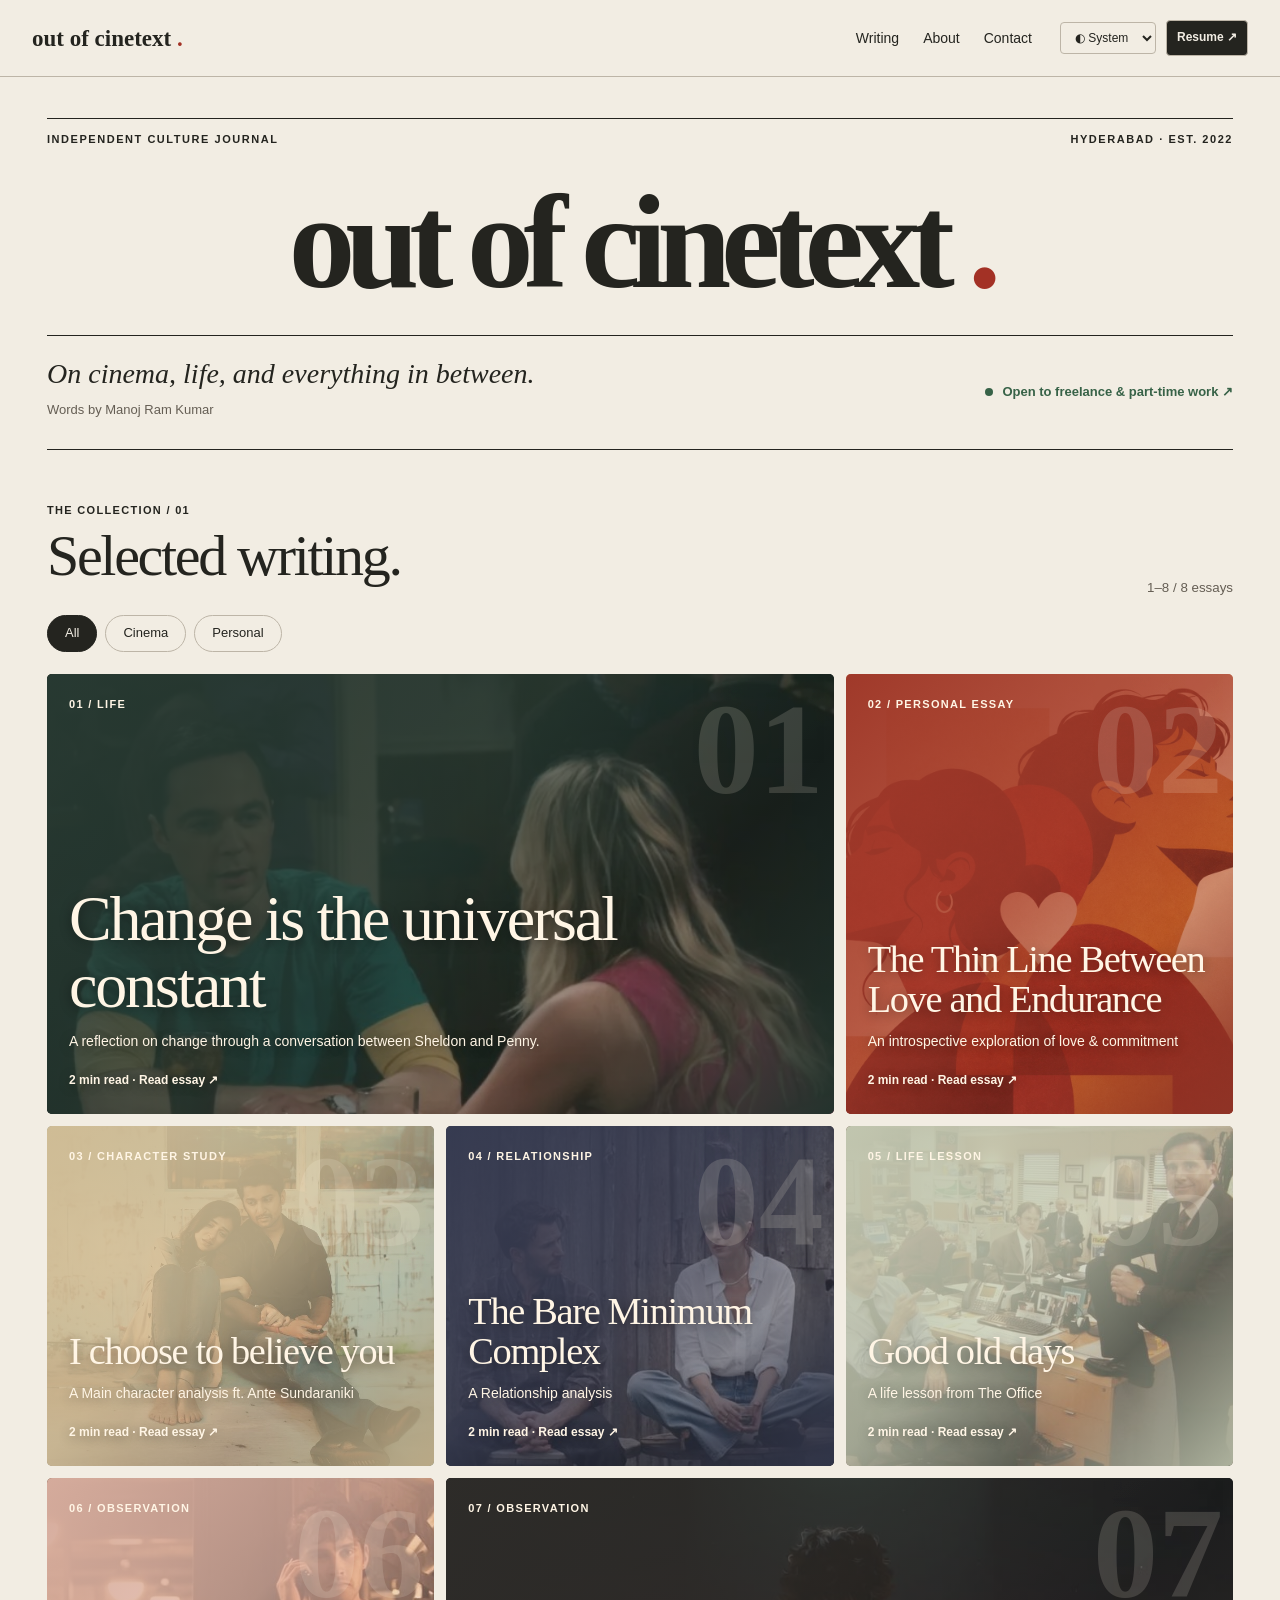
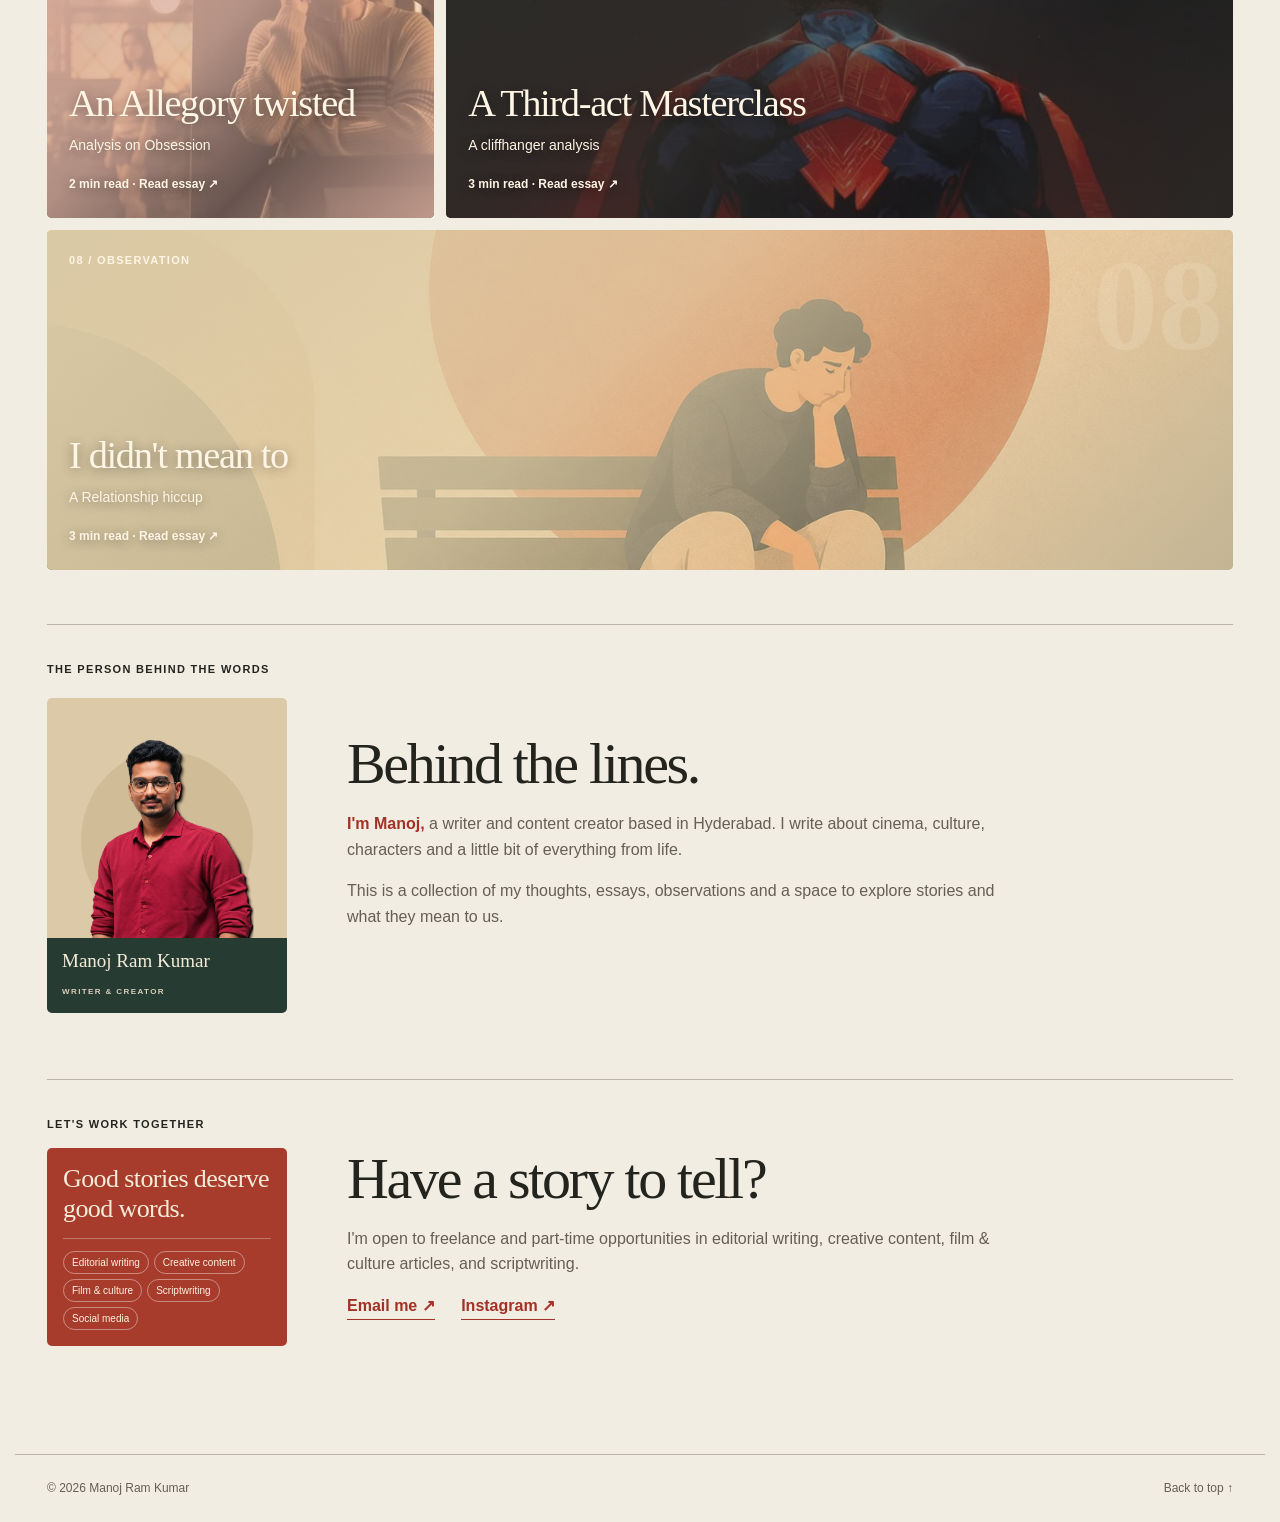
<file: index.html>
<!DOCTYPE html>
<html lang="en">
  <head>
    <meta charset="utf-8" />
    <meta name="viewport" content="width=device-width,initial-scale=1" />
    <meta name="description" content="Out of Cinetext — an independent writing portfolio by Manoj Ram Kumar." />
    <title>out of cinetext.</title>
    <script src="theme.js"></script>
    <link rel="stylesheet" href="style.css" />
    <script src="works.js" defer=""></script>
    <script src="app.js" defer=""></script>
  </head>
  <body>
    <a class="skip" href="#main">Skip to content</a>
    <header class="mast">
      <div class="navwrap">
        <a class="brand" href="index.html">
          out of cinetext
          <span>.</span>
        </a>
        <nav aria-label="Main navigation">
          <a href="index.html#writing">Writing</a>
          <a href="index.html#about">About</a>
          <a href="index.html#contact">Contact</a>
        </nav>
        <div class="tools">
          <label class="sr" for="theme">Colour theme</label>
          <select id="theme" title="Colour theme">
            <option value="system">◐ System</option>
            <option value="light">☀ Light</option>
            <option value="dark">☾ Dark</option>
          </select>
          <a class="resume" id="resume" href="resume.html">Resume ↗</a>
        </div>
      </div>
      <div
        id="progress"
        role="progressbar"
        aria-label="Reading progress"
        aria-valuemin="0"
        aria-valuemax="100"
        aria-valuenow="0"
        hidden=""
      ></div>
    </header>
    <main id="main">
      <section class="hero">
        <div class="edition">
          <span>INDEPENDENT CULTURE JOURNAL</span>
          <span>HYDERABAD · EST. 2022</span>
        </div>
        <h1>
          out of cinetext
          <span>.</span>
        </h1>
        <div class="herofoot">
          <div>
            <p class="tagline">On cinema, life, and everything in between.</p>
            <p class="byline">Words by Manoj Ram Kumar</p>
          </div>
          <a class="availability" href="#contact">
            <i></i>
            Open to freelance &amp; part-time work ↗
          </a>
        </div>
      </section>
      <section id="writing">
        <div class="sectionhead">
          <div>
            <p class="eyebrow">THE COLLECTION / 01</p>
            <h2>Selected writing.</h2>
          </div>
          <small id="count"></small>
        </div>
        <div class="filters" id="filters" aria-label="Filter by category"></div>
        <div id="works" class="works"></div>
        <div id="pagination" class="pagination" aria-label="Writing pages"></div>
        <p id="status" class="sr" aria-live="polite"></p>
        <noscript>Please enable JavaScript to view the writing collection.</noscript>
      </section>
      <section id="about" class="split">
        <div class="author-profile">
          <p class="eyebrow">THE PERSON BEHIND THE WORDS</p>

          <div class="author-card">
            <div class="author-portrait">
              <img src="images/profile.png" alt="Manoj Ram Kumar" />
            </div>

            <div class="author-nameplate">
              <h3>Manoj Ram Kumar</h3>
              <span>WRITER &amp; CREATOR</span>
            </div>
          </div>
        </div>

        <div>
          <h2>Behind the lines.</h2>
          <p><strong class="intro-name">I'm Manoj,</strong> a writer and content creator based in Hyderabad. I write about cinema, culture, characters and a little bit of everything from life.</p>
          <p>
            This is a collection of my thoughts, essays, observations and a space to explore stories and what they mean
            to us.
          </p>
        </div>
      </section>
      <section id="contact" class="split">
        <p class="eyebrow"></p>
        <div class="collab-profile">
          <p class="eyebrow">LET'S WORK TOGETHER</p>

          <div class="collab-card">
            <h3>Good stories deserve good words.</h3>

            <div class="collab-services">
              <div class="service-tags">
                <span>Editorial writing</span>
                <span>Creative content</span>
                <span>Film &amp; culture</span>
                <span>Scriptwriting</span>
                <span>Social media</span>
              </div>
            </div>
          </div>
        </div>

        <p></p>
        <div>
          <h2>Have a story to tell?</h2>
          <p>
            I'm open to freelance and part-time opportunities in editorial writing, creative content, film & culture
            articles, and scriptwriting.
          </p>
          <a id="email" class="contactlink" hidden="">Email me ↗</a>
          <a
            class="contactlink"
            href="https://www.instagram.com/out.of.cinetext/"
            target="_blank"
            rel="noopener noreferrer"
          >
            Instagram ↗
          </a>
        </div>
      </section>
    </main>
    <footer>
      <span>
        ©
        <span id="year"></span>
        Manoj Ram Kumar
      </span>
      <a href="#">Back to top ↑</a>
    </footer>
  </body>
</html>
</file>
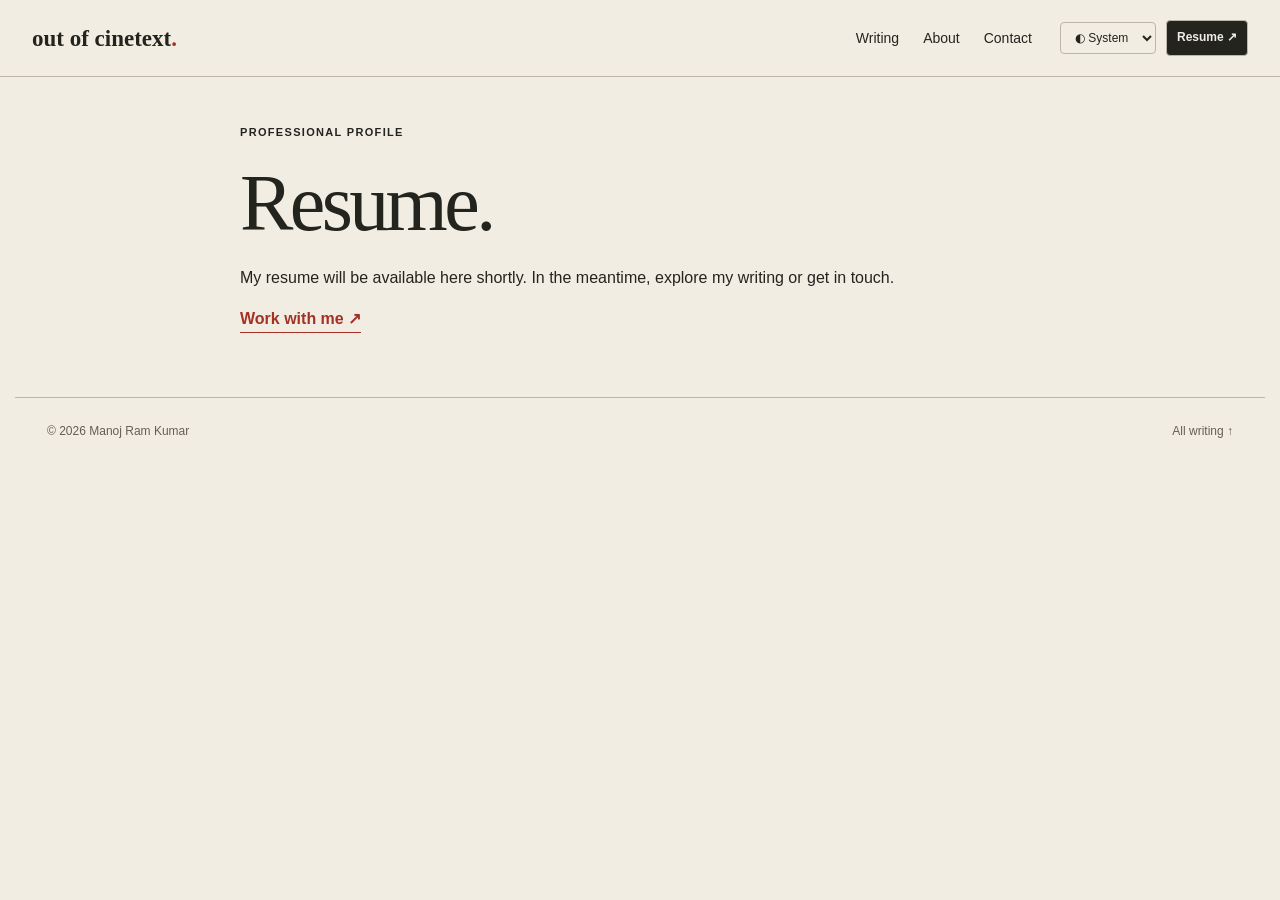
<file: resume.html>
<!doctype html><html lang="en"><head><meta charset="utf-8"><meta name="viewport" content="width=device-width,initial-scale=1"><title>Resume — out of cinetext.</title><script src="theme.js"></script><link rel="stylesheet" href="style.css"><script src="works.js" defer></script><script src="app.js" defer></script></head><body><a class="skip" href="#main">Skip to content</a><header class="mast"><div class="navwrap"><a class="brand" href="index.html">out of cinetext<span>.</span></a><nav aria-label="Main navigation"><a href="index.html#writing">Writing</a><a href="index.html#about">About</a><a href="index.html#contact">Contact</a></nav><div class="tools"><label class="sr" for="theme">Colour theme</label><select id="theme" title="Colour theme"><option value="system">◐ System</option><option value="light">☀ Light</option><option value="dark">☾ Dark</option></select><a class="resume" id="resume" href="resume.html">Resume ↗</a></div></div><div id="progress" role="progressbar" aria-label="Reading progress" aria-valuemin="0" aria-valuemax="100" aria-valuenow="0" hidden></div></header><main id="main"><section class="resume-page"><p class="eyebrow">PROFESSIONAL PROFILE</p><h1>Resume.</h1><p>My resume will be available here shortly. In the meantime, explore my writing or get in touch.</p><a class="contactlink" href="index.html#contact">Work with me ↗</a></section></main><footer><span>© <span id="year"></span> Manoj Ram Kumar</span><a href="index.html#writing">All writing ↑</a></footer></body></html>
</file>
<file: style.css>
:root{color-scheme:light;--bg:#f2ede3;--ink:#24241f;--muted:#655e54;--line:#bdb5a7;--accent:#a33125;--panel:#e7dfd0;--green:#376247;--header:76px;--serif:Georgia,'Times New Roman',serif;--sans:Arial,Helvetica,sans-serif}html[data-theme=dark]{color-scheme:dark;--bg:#191a18;--ink:#f1e8d8;--muted:#c0b8aa;--line:#57574e;--accent:#f18e76;--panel:#282a25;--green:#a8d1a9}*{box-sizing:border-box}html{scroll-behavior:smooth;scroll-padding-top:calc(var(--header) + 24px)}body{margin:0;background:var(--bg);color:var(--ink);font:16px/1.6 var(--sans);padding-top:var(--header)}a{color:inherit;text-decoration:none}button,select{font:inherit;color:inherit}button,select,a{-webkit-tap-highlight-color:transparent}button:focus-visible,a:focus-visible,select:focus-visible{outline:3px solid var(--accent);outline-offset:4px}.sr{position:absolute;width:1px;height:1px;overflow:hidden;clip-path:inset(50%)}.skip{position:fixed;top:-100px;left:12px;background:var(--bg);padding:8px;z-index:100}.skip:focus{top:8px}.mast{position:fixed;inset:0 0 auto;z-index:20;background:var(--bg);border-bottom:1px solid var(--line)}.navwrap{max-width:1320px;margin:auto;height:var(--header);padding:0 32px;display:flex;align-items:center;gap:28px}.brand{font:bold 23px/1 var(--serif);white-space:nowrap}.brand span,.hero h1 span{color:var(--accent)}nav{display:flex;gap:24px;margin-left:auto;font-size:14px}nav a:hover,.contactlink:hover{text-decoration:underline}.tools{display:flex;align-items:center;gap:10px}.tools select,.resume{border:1px solid var(--line);background:transparent;border-radius:4px;padding:7px 10px;font-size:12px;white-space:nowrap}.resume{background:var(--ink);color:var(--bg);font-weight:bold}#progress{position:absolute;bottom:-1px;left:0;height:3px;background:var(--accent);width:0}main,footer{max-width:1250px;margin:auto;padding:0 32px}.hero{padding:42px 0 52px}.edition,.herofoot,.sectionhead{display:flex;justify-content:space-between;align-items:center;gap:20px}.edition{border-top:1px solid var(--ink);padding-top:12px;font-size:11px;letter-spacing:.14em;font-weight:bold}.hero h1{font:bold clamp(54px,10.4vw,145px)/1.04 var(--serif);letter-spacing:-.075em;margin:24px 0;text-align:center}.herofoot{border-top:1px solid var(--ink);border-bottom:1px solid var(--ink);padding:20px 0}.tagline{font:italic clamp(19px,2.3vw,28px)/1.3 var(--serif);margin:0}.byline{font-size:13px;color:var(--muted);margin:8px 0}.availability{font-size:13px;color:var(--green);font-weight:bold}.availability i{display:inline-block;background:var(--green);width:8px;height:8px;border-radius:50%;margin-right:6px}.eyebrow,.meta{font-size:11px;letter-spacing:.12em;text-transform:uppercase;font-weight:bold;margin:0}.sectionhead{align-items:end}.sectionhead h2,.split h2{font:normal clamp(35px,5vw,58px)/1.05 var(--serif);letter-spacing:-.04em;margin:6px 0 12px}.sectionhead small{color:var(--muted)}.filters{display:flex;gap:8px;flex-wrap:wrap;margin:16px 0 22px}.filters button,.pagination button{border:1px solid var(--line);background:transparent;border-radius:30px;padding:7px 17px;cursor:pointer;font-size:13px}.filters button[aria-pressed=true],.pagination button[aria-current=page]{background:var(--ink);color:var(--bg);border-color:var(--ink)}.works{display:grid;grid-template-columns:repeat(6,minmax(0,1fr));gap:12px}.work{position:relative;isolation:isolate;overflow:hidden;border-radius:5px;min-height:255px;grid-column:span 2;display:flex;flex-direction:column;justify-content:space-between;padding:22px;background:var(--tile);color:var(--tileink);transition:transform .2s;}.work:hover{transform:translateY(-3px)}.work:nth-child(1){grid-column:span 4;min-height:365px}.work:nth-child(2){grid-column:span 2}.work:nth-child(7){grid-column:span 4}.work:nth-child(8){grid-column:span 6;min-height:200px}.works.compact .work{grid-column:span 2;min-height:260px}.work::after{content:attr(data-number);position:absolute;right:10px;top:10px;font: bold 130px/1 var(--serif);opacity:.10;z-index:-1}.work h3{font:normal clamp(23px,3vw,42px)/1.05 var(--serif);letter-spacing:-.035em;margin:14px 0 10px;overflow-wrap:anywhere}.work:first-child h3{font-size:clamp(32px,5vw,64px)}.works.compact .work h3{font-size:clamp(23px,3vw,38px)}.work p{font-size:14px;margin:0 0 14px}.work .read{font-size:12px;font-weight:bold}.work .cover{width:100%;height:clamp(110px,17vw,230px);object-fit:cover;margin:16px 0 0;border-radius:2px}.work:nth-child(1){--tile:#293c34;--tileink:#fff1da}.work:nth-child(2){--tile:#a83c2c;--tileink:#fff4dc}.work:nth-child(3){--tile:#dac69d;--tileink:#28251e}.work:nth-child(4){--tile:#393e55;--tileink:#fff0dc}.work:nth-child(5){--tile:#cbd0b8;--tileink:#263127}.work:nth-child(6){--tile:#e0b4a4;--tileink:#352621}.work:nth-child(7){--tile:#302e2b;--tileink:#fff0dc}.work:nth-child(8){--tile:#e5d4ae;--tileink:#2c271f}.pagination{display:flex;justify-content:center;gap:8px;flex-wrap:wrap;margin:24px 0}.pagination button:disabled{opacity:.4;cursor:default}.split{border-top:1px solid var(--line);display:grid;grid-template-columns:1fr 2fr;gap:30px;padding:48px 0;margin-top:30px}.split p:not(.eyebrow){max-width:650px;color:var(--muted)}.contactlink,.instagram{display:inline-block;border-bottom:1px solid currentColor;margin-right:22px;color:var(--accent);font-weight:bold}.article,.resume-page{max-width:800px;margin:0 auto;padding:48px 0 64px}.article h1,.resume-page h1{font:normal clamp(40px,7vw,80px)/1.04 var(--serif);letter-spacing:-.045em;margin:20px 0}.back{display:inline-block;color:var(--muted);margin-bottom:32px;font-size:14px}.article .cover{width:100%;max-height:440px;object-fit:cover;margin:20px 0}.body{font:clamp(19px,2.2vw,23px)/1.8 var(--serif);margin:35px auto;max-width:680px;white-space:pre-line;overflow-wrap:anywhere}.body p:first-child:first-letter{float:left;font-size:3.1em;line-height:.85;padding:7px 8px 0 0;color:var(--accent)}.article-end{border-top:1px solid var(--line);padding:24px 0}.article-end [aria-disabled=true]{color:var(--muted);border:0}.article-nav{display:grid;grid-template-columns:1fr 1fr;gap:15px;border-top:1px solid var(--line);padding-top:24px}.article-nav a{background:var(--panel);padding:16px;border-radius:4px}.article-nav a:last-child{text-align:right}.article-nav strong{display:block;font:normal 22px/1.2 var(--serif);margin-top:6px}footer{border-top:1px solid var(--line);display:flex;justify-content:space-between;gap:12px;padding-top:24px;padding-bottom:24px;color:var(--muted);font-size:12px}[hidden]{display:none!important}@media(max-width:900px){.works{grid-template-columns:repeat(4,minmax(0,1fr))}.work:nth-child(n),.works.compact .work{grid-column:span 2}.work:nth-child(1),.work:nth-child(8){grid-column:span 4}.navwrap{gap:14px;padding:0 20px}nav{gap:12px}}@media(max-width:600px){:root{--header:108px}.navwrap{height:var(--header);flex-wrap:wrap;gap:0;justify-content:space-between;padding:12px 16px}.brand{font-size:19px}.tools{gap:6px}.tools select,.resume{padding:5px 7px;font-size:11px}nav{order:3;width:100%;margin:8px 0 0;justify-content:space-between;border-top:1px solid var(--line);padding-top:8px}main,footer{padding-left:16px;padding-right:16px}.hero{padding-top:24px}.edition{font-size:9px;letter-spacing:.06em;gap:8px}.hero h1{font-size:clamp(43px,11.7vw,70px);margin:26px 0}.herofoot{align-items:start;flex-direction:column;gap:12px}.works{grid-template-columns:1fr}.work:nth-child(n),.works.compact .work{grid-column:1;min-height:220px;padding:20px}.work:nth-child(1){min-height:280px}.work h3,.works.compact .work h3{font-size:32px}.split{grid-template-columns:1fr;gap:10px;padding:32px 0}.article,.resume-page{padding-top:30px}.article-nav{grid-template-columns:1fr}.article-nav a:last-child{text-align:left}.sectionhead{gap:8px}.sectionhead small{font-size:11px}}@media(max-width:350px){.brand{font-size:16px}.tools select,.resume{font-size:10px;padding:5px}.navwrap{padding-inline:10px}}@media(prefers-reduced-motion:reduce){html{scroll-behavior:auto}*,*::before,*::after{transition:none!important}}

/* Cinematic brand-colour image integration */

.work:has(.cover) {
    position: relative;
    isolation: isolate;
    overflow: hidden;
    background: var(--tile);
    color: #fff5e5;
    min-height: 340px;
}

/* Full-bleed background image */

.work:has(.cover) .cover {
    position: absolute;
    inset: 0;
    width: 100%;
    height: 100%;
    margin: 0;
    border-radius: 0;
    object-fit: cover;
    object-position: center;
    z-index: -3;
    opacity: 0.85;
    transition: transform 0.6s ease;
}

/* Brand-colour gradient overlay */

.work:has(.cover)::before {
    content: "";
    position: absolute;
    inset: 0;
    z-index: -2;
    background: linear-gradient(
        135deg,
        color-mix(in srgb, var(--tile) 95%, black) 0%,
        color-mix(in srgb, var(--tile) 75%, transparent) 45%,
        color-mix(in srgb, var(--tile) 35%, transparent) 70%,
        color-mix(in srgb, var(--tile) 85%, black) 100%
    );
}

/* Extra contrast behind the text */

.work:has(.cover) > div:last-child {
    position: relative;
    text-shadow: 0 2px 12px rgba(0, 0, 0, 0.4);
}

/* Translucent article number */

.work:has(.cover)::after {
    opacity: 0.15;
    z-index: -1;
}

/* Featured tile */

.work:has(.cover):first-child {
    min-height: 440px;
}

/* Subtle cinematic hover */

.work:has(.cover):hover .cover {
    transform: scale(1.05);
}

/* Mobile responsiveness */

@media (max-width: 600px) {
    .work:has(.cover) {
        min-height: 320px;
    }

    .work:has(.cover):first-child {
        min-height: 380px;
    }
}

@media (prefers-reduced-motion: reduce) {
    .work:has(.cover):hover .cover {
        transform: none;
    }
}


/* Editorial author profile */

#about {
    align-items: center;
}

.author-profile {
    display: flex;
    flex-direction: column;
    align-items: flex-start;
    gap: 20px;
}

.author-card {
    width: min(280px, 100%);
    border-radius: 4px;
    overflow: hidden;
}

/* Portrait background and subtle organic oval */
.author-portrait {
    position: relative;
    isolation: isolate;
    width: 100%;
    aspect-ratio: 1 / 1;
    background: #dcc9a8;
    overflow: hidden;
    margin: 0;
}

.author-portrait::before {
    content: "";
    position: absolute;
    width: 72%;
    height: 78%;
    left: 14%;
    bottom: 0;
    background: #ceb993;
    border-radius: 48% 52% 43% 57% / 48% 46% 54% 52%;
    opacity: 0.75;
    z-index: 0;
}

.author-portrait::after {
    display: none;
}

.author-portrait img {
    position: absolute;
    z-index: 1;
    bottom: 0;
    left: 50%;
    transform: translateX(-50%);
    width: 78%;
    height: 84%;
    object-fit: contain;
    object-position: center bottom;
    display: block;
    filter: none;
}

@media (max-width: 768px) {
    .author-portrait img {
        width: 76%;
        height: 82%;
    }
    .author-portrait::before {
        width: 74%;
        left: 13%;
        height: 76%;
    }
}

/* Editorial nameplate */

.author-nameplate {
    background: #263b32;
    color: #f5ebd9;
    padding: 16px 18px;
}

.author-nameplate h3 {
    font-family: Georgia, serif;
    font-size: 21px;
    font-weight: normal;
    line-height: 1.2;
    margin: 0 0 6px;
}

.author-nameplate span {
    font-size: 9px;
    font-weight: 600;
    letter-spacing: 1.8px;
    color: #d8cdb8;
}

/* Mobile responsiveness */

@media (max-width: 768px) {
    .author-profile {
        gap: 16px;
        margin-bottom: 24px;
    }

    .author-card {
        width: min(260px, 100%);
    }

    .author-nameplate h3 {
        font-size: 20px;
    }
}

/* Final About section refinements */

#about {
    grid-template-columns: 300px minmax(0, 1fr);
    gap: 48px;
    align-items: center;
    padding-top: 48px;
    padding-bottom: 48px;
}

.author-card {
    width: min(300px, 100%);
    border-radius: 5px;
}

.author-nameplate {
    padding: 14px 18px;
}

.author-nameplate h3 {
    font-size: 22px;
    margin-bottom: 4px;
}

@media (max-width: 768px) {
    #about {
        grid-template-columns: 1fr;
        gap: 28px;
        padding-top: 32px;
        padding-bottom: 32px;
    }

    .author-card {
        width: min(260px, 100%);
    }

    .author-profile {
        margin-bottom: 0;
    }
}


/* Compact collaboration card and alignment */
#contact {
    display: grid;
    grid-template-columns: 300px minmax(0, 1fr);
    gap: 48px;
    align-items: center;
    padding: 40px 0;
}
#contact .collab-profile {
    display: flex;
    flex-direction: column;
    align-items: flex-start;
    gap: 14px;
    grid-column: 1;
    grid-row: 1;
    width: 100%;
    margin: 0;
}
#contact > div:last-child:not(.collab-profile) {
    grid-column: 2;
    grid-row: 1;
    min-width: 0;
}
.collab-card {
    width: min(280px, 100%);
    background: #a83c2c;
    color: #f5ebd9;
    border-radius: 5px;
    padding: 16px;
}
.collab-card h3 {
    font-family: var(--serif);
    font-size: 26px;
    line-height: 1.15;
    font-weight: normal;
    letter-spacing: -0.6px;
    color: #f5ebd9;
    margin: 0 0 14px;
}
.collab-kicker, .collab-label, .collab-footer { display: none; }
.collab-services {
    border-top: 1px solid rgba(255,255,255,.3);
    padding-top: 12px;
}
.service-tags { display: flex; flex-wrap: wrap; gap: 5px; }
.service-tags span {
    display: inline-block;
    padding: 4px 8px;
    border: 1px solid rgba(255,255,255,.4);
    border-radius: 30px;
    font-size: 10px;
    line-height: 1.3;
    color: #fff1df;
}
@media (max-width: 768px) {
    #contact { grid-template-columns: 1fr; gap: 24px; padding: 32px 0; }
    #contact .collab-profile { grid-column: 1; grid-row: 1; }
    #contact > div:last-child:not(.collab-profile) { grid-column: 1; grid-row: 2; }
}

/* Compact author profile */

.author-card {
    width: min(240px, 100%);
}

.author-nameplate {
    padding: 12px 15px;
}

.author-nameplate h3 {
    font-size: 19px;
    margin-bottom: 3px;
}

.author-nameplate span {
    font-size: 8px;
    letter-spacing: 1.4px;
}

/* Consistent section alignment */

#about,
#contact {
    grid-template-columns: 260px minmax(0, 1fr);
    gap: 40px;
    align-items: center;
    padding: 36px 0;
}

.collab-card {
    width: min(240px, 100%);
}

@media (max-width: 768px) {
    #about,
    #contact {
        grid-template-columns: 1fr;
        gap: 24px;
        padding: 28px 0;
    }

    .author-card,
    .collab-card {
        width: min(240px, 100%);
    }
}

/* Remove decorative drop cap */
.body p:first-child::first-letter {
    float: none;
    font-size: inherit;
    line-height: inherit;
    padding: 0;
    color: inherit;
}

/* Highlight author introduction */

.intro-name {
    color: var(--accent);
    font-weight: 700;
}
</file>
